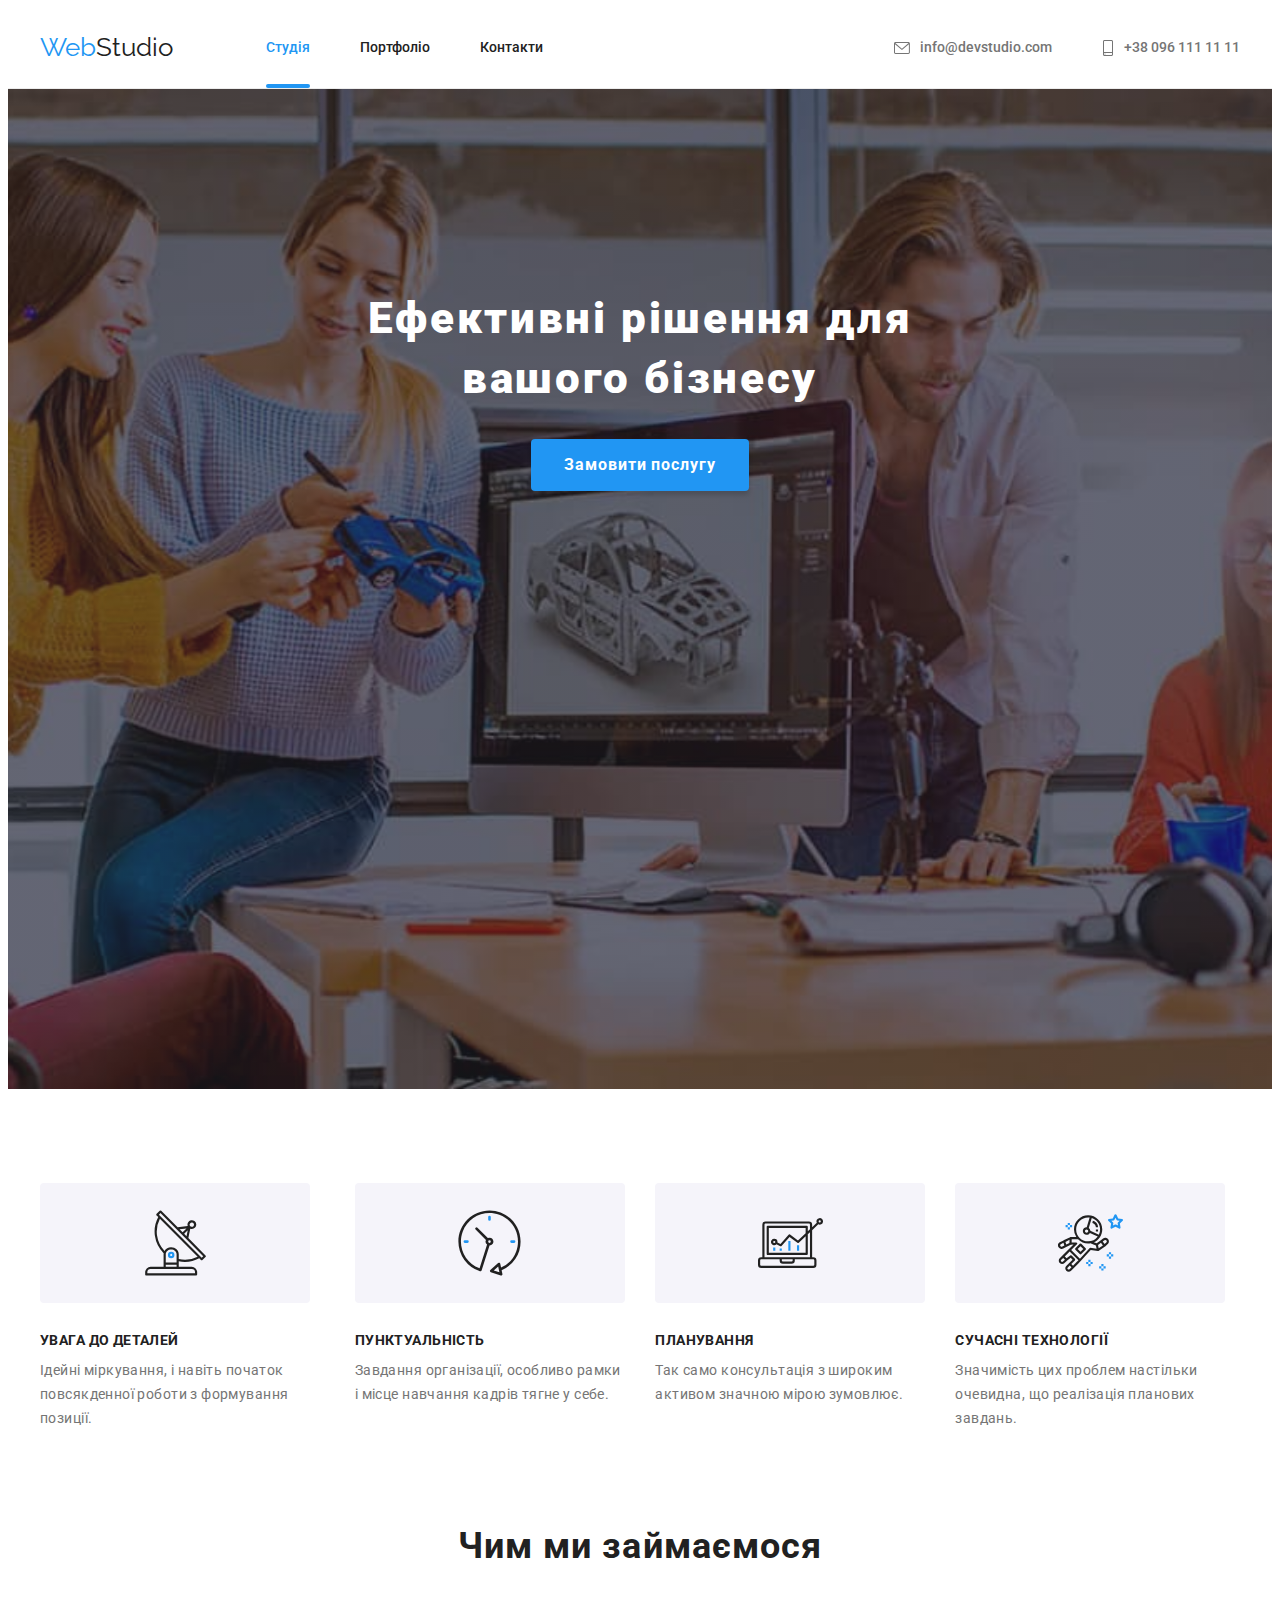
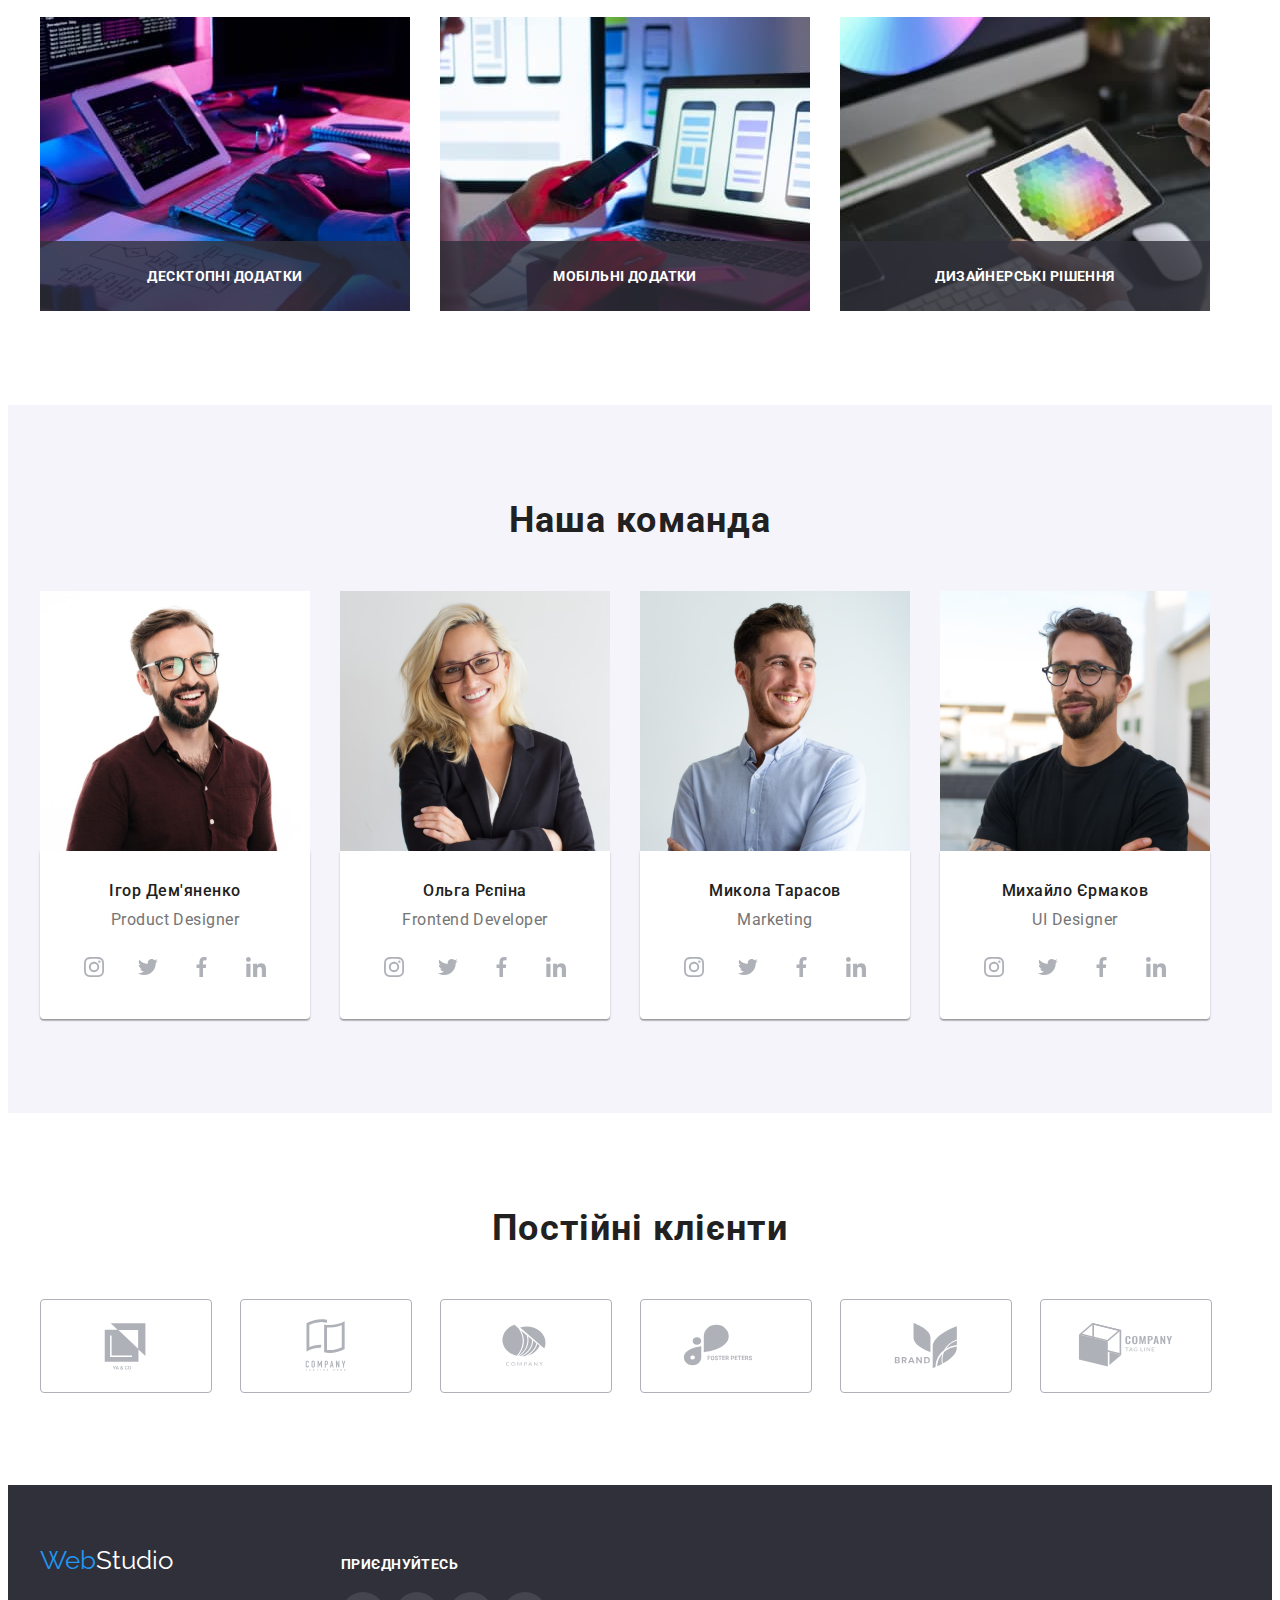
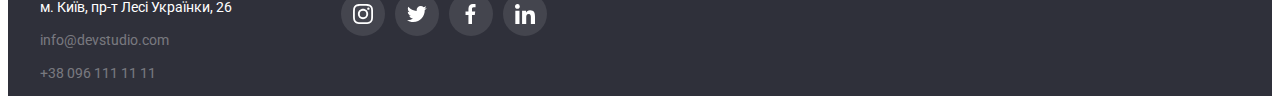
<file: index.html>
<!DOCTYPE html>
<html lang="uk">
  <head>
    <meta charset="UTF-8" />
    <meta http-equiv="X-UA-Compatible" content="IE=edge" />
    <meta name="viewport" content="width=device-width, initial-scale=1.0" />
    <title>WebStudio</title>
    <link
      rel="stylesheet"
      href="https://cdnjs.cloudflare.com/ajax/libs/modern-normalize/1.1.0/modern-normalize.min.css"
      integrity="sha512-wpPYUAdjBVSE4KJnH1VR1HeZfpl1ub8YT/NKx4PuQ5NmX2tKuGu6U/JRp5y+Y8XG2tV+wKQpNHVUX03MfMFn9Q=="
      crossorigin="anonymous"
      referrerpolicy="no-referrer"
    />
    <link rel="stylesheet" href="./css/styles.css" />
    <link rel="preconnect" href="https://fonts.googleapis.com" />
    <link rel="preconnect" href="https://fonts.gstatic.com" crossorigin />
    <link
      href="https://fonts.googleapis.com/css2?family=Raleway:wght@700&family=Roboto:wght@400;500;700;900&display=swap"
      rel="stylesheet"
    />
  </head>
  <body>
    <!-- секція Хедер -->
    <header class="header">
      <div class="container header-container">
        <a href="./index.html" class="logo">
          <span class="logo-web">Web</span>Studio</a
        >
        <nav class="nav-list">
          <ul class="header-nav">
            <li class="header-item">
              <a href="" class="link-nav current">Студія</a>
            </li>
            <li class="header-item">
              <a href="./portfolio.html" class="link-nav">Портфоліо</a>
            </li>
            <li class="header-item">
              <a href="" class="link-nav">Контакти</a>
            </li>
          </ul>
        </nav>

        <ul class="contacts">
          <li class="header-item">
            <a class="link-contact mail" href="mailto:info@devstudio.com">
              <svg width="16" height="12" class="ico">
                <use href="./images/sprite.svg#icon-mail"></use>
              </svg>
              info@devstudio.com</a
            >
          </li>
          <li class="header-item">
            <a class="link-contact" href="tel:+380961111111">
              <svg width="12" height="16" class="ico">
                <use href="./images/sprite.svg#icon-smartphone"></use>
              </svg>
              +38 096 111 11 11</a
            >
          </li>
        </ul>
      </div>
    </header>

    <main class="main">

      <!-- Секція hero -->
      <section class="section-hero overlay">
        <div class="container">
          <h1 class="title-hero">Ефективні рішення для вашого бізнесу</h1>
          <button data-modal-open class="button-hero animate__animated animate__zoomIn" type="button">Замовити послугу</button>
        </div>
      </section>

      <!-- Секція фічі -->
      <section class="section benefits-section">
        <div class="container">
          <h2 class="visually-hidden">Прихована секція ФІЧІ</h2>
          <ul class="benefits-list">
            <li class="benefit-item">
              <div class="benefit-ico">
                <svg width="65" height="70" class="">
                  <use href="./images/sprite.svg#icon-antenna"></use>
                </svg>
              </div>
              <h3 class="benefits">УВАГА ДО ДЕТАЛЕЙ</h3>
              <p class="benefits-text">
                Ідейні міркування, і навіть початок повсякденної роботи з
                формування позиції.
              </p>
            </li>
            <li class="benefit-item">
              <div class="benefit-ico">
                <svg width="65" height="70" class="">
                  <use href="./images/sprite.svg#icon-clock"></use>
                </svg>
              </div>
              <h3 class="benefits">ПУНКТУАЛЬНІСТЬ</h3>
              <p class="benefits-text">
                Завдання організації, особливо рамки і місце навчання кадрів
                тягне у себе.
              </p>
            </li>
            <li class="benefit-item">
              <div class="benefit-ico">
                <svg width="65" height="70" class="">
                  <use href="./images/sprite.svg#icon-diagram"></use>
                </svg>
              </div>
              <h3 class="benefits">ПЛАНУВАННЯ</h3>
              <p class="benefits-text">
                Так само консультація з широким активом значною мірою зумовлює.
              </p>
            </li>
            <li class="benefit-item">
              <div class="benefit-ico">
                <svg width="65" height="70" class="">
                  <use href="./images/sprite.svg#icon-astronaut"></use>
                </svg>
              </div>
              <h3 class="benefits">СУЧАСНІ ТЕХНОЛОГІЇ</h3>
              <p class="benefits-text">
                Значимість цих проблем настільки очевидна, що реалізація
                планових завдань.
              </p>
            </li>
          </ul>
        </div>
      </section>

      <!-- Секція фото  -->
      <section class="section section-about">
        <div class="container">
          <h2 class="section-title">Чим ми займаємося</h2>
          <ul class="services-list">
            <li class="about">
              <img
                src="./images/img1.jpeg"
                alt="набір на клавіатурі за планшетом"
                width="370"
              />
              <p class="text-about">ДЕСКТОПНІ ДОДАТКИ</p>
            </li>
            <li class="about">
              <img
                src="./images/img2.jpeg"
                alt="смартфон в руках та розробка мобільних версій"
                width="370"
              />
              <p class="text-about">МОБІЛЬНІ ДОДАТКИ</p>
            </li>
            <li class="about">
              <img
                src="./images/img3.jpeg"
                alt="кольорова гамма в планшеті"
                width="370"
              />
              <p class="text-about">ДИЗАЙНЕРСЬКІ РІШЕННЯ</p>
            </li>
          </ul>
        </div>
      </section>

      <!-- Секція членів команди -->
      <section class="section team-list">
        <div class="container">
          <h2 class="section-title">Наша команда</h2>
          <ul class="team">
            <li class="team-item">
              <img src="./images/igor.jpeg" alt="фото Ігоря" width="270" />
              <div class="team-pic">
                <h3 class="team-name">Ігор Дем'яненко</h3>
                <p class="team-position" lang="en">Product Designer</p>
                <ul class="social">
                  <li class="social-item">
                    <a
                      class="social-link"
                      href="#"
                      target="_blank"
                      rel="noopener noreferrer nofollow"
                    >
                      <svg class="icon-social" width="20" height="20">
                        <use href="./images/sprite.svg#icon-insta"></use>
                      </svg>
                    </a>
                  </li>

                  <li class="social-item">
                    <a
                      class="social-link"
                      href="#"
                      target="_blank"
                      rel="noopener noreferrer nofollow"
                    >
                      <svg class="icon-social" width="20" height="20">
                        <use href="./images/sprite.svg#icon-twitter"></use>
                      </svg>
                    </a>
                  </li>

                  <li class="social-item">
                    <a
                      class="social-link"
                      href="#"
                      target="_blank"
                      rel="noopener noreferrer nofollow"
                    >
                      <svg class="icon-social" width="20" height="20">
                        <use href="./images/sprite.svg#icon-facebook"></use>
                      </svg>
                    </a>
                  </li>

                  <li class="social-item">
                    <a
                      class="social-link"
                      href="#"
                      target="_blank"
                      rel="noopener noreferrer nofollow"
                    >
                      <svg class="icon-social" width="20" height="20">
                        <use href="./images/sprite.svg#icon-linkedin"></use>
                      </svg>
                    </a>
                  </li>
                </ul>
              </div>
            </li>
            <li class="team-item">
              <img src="./images/olga.jpeg" alt="фото Ольги" width="270" />
              <div class="team-pic">
                <h3 class="team-name">Ольга Рєпіна</h3>
                <p class="team-position" lang="en">Frontend Developer</p>
                <ul class="social">
                  <li class="social-item">
                    <a
                      class="social-link"
                      href="#"
                      target="_blank"
                      rel="noopener noreferrer nofollow"
                    >
                      <svg class="icon-social" width="20" height="20">
                        <use href="./images/sprite.svg#icon-insta"></use>
                      </svg>
                    </a>
                  </li>

                  <li class="social-item">
                    <a
                      class="social-link"
                      href="#"
                      target="_blank"
                      rel="noopener noreferrer nofollow"
                    >
                      <svg class="icon-social" width="20" height="20">
                        <use href="./images/sprite.svg#icon-twitter"></use>
                      </svg>
                    </a>
                  </li>

                  <li class="social-item">
                    <a
                      class="social-link"
                      href="#"
                      target="_blank"
                      rel="noopener noreferrer nofollow"
                    >
                      <svg class="icon-social" width="20" height="20">
                        <use href="./images/sprite.svg#icon-facebook"></use>
                      </svg>
                    </a>
                  </li>

                  <li class="social-item">
                    <a
                      class="social-link"
                      href="#"
                      target="_blank"
                      rel="noopener noreferrer nofollow"
                    >
                      <svg class="icon-social" width="20" height="20">
                        <use href="./images/sprite.svg#icon-linkedin"></use>
                      </svg>
                    </a>
                  </li>
                </ul>
              </div>
            </li>
            <li class="team-item">
              <img src="./images/mykola.jpeg" alt="фото Миколи" width="270" />
              <div class="team-pic">
                <h3 class="team-name">Микола Тарасов</h3>
                <p class="team-position" lang="en">Marketing</p>
                <ul class="social">
                  <li class="social-item">
                    <a
                      class="social-link"
                      href="#"
                      target="_blank"
                      rel="noopener noreferrer nofollow"
                    >
                      <svg class="icon-social" width="20" height="20">
                        <use href="./images/sprite.svg#icon-insta"></use>
                      </svg>
                    </a>
                  </li>

                  <li class="social-item">
                    <a
                      class="social-link"
                      href="#"
                      target="_blank"
                      rel="noopener noreferrer nofollow"
                    >
                      <svg class="icon-social" width="20" height="20">
                        <use href="./images/sprite.svg#icon-twitter"></use>
                      </svg>
                    </a>
                  </li>

                  <li class="social-item">
                    <a
                      class="social-link"
                      href="#"
                      target="_blank"
                      rel="noopener noreferrer nofollow"
                    >
                      <svg class="icon-social" width="20" height="20">
                        <use href="./images/sprite.svg#icon-facebook"></use>
                      </svg>
                    </a>
                  </li>

                  <li class="social-item">
                    <a
                      class="social-link"
                      href="#"
                      target="_blank"
                      rel="noopener noreferrer nofollow"
                    >
                      <svg class="icon-social" width="20" height="20">
                        <use href="./images/sprite.svg#icon-linkedin"></use>
                      </svg>
                    </a>
                  </li>
                </ul>
              </div>
            </li>
            <li class="team-item">
              <img src="./images/myhajlo.jpeg" alt="фото Михайла" width="270" />
              <div class="team-pic">
                <h3 class="team-name">Михайло Єрмаков</h3>
                <p class="team-position" lang="en">UI Designer</p>
                <ul class="social">
                  <li class="social-item">
                    <a
                      class="social-link"
                      href="#"
                      target="_blank"
                      rel="noopener noreferrer nofollow"
                    >
                      <svg class="icon-social" width="20" height="20">
                        <use href="./images/sprite.svg#icon-insta"></use>
                      </svg>
                    </a>
                  </li>

                  <li class="social-item">
                    <a
                      class="social-link"
                      href="#"
                      target="_blank"
                      rel="noopener noreferrer nofollow"
                    >
                      <svg class="icon-social" width="20" height="20">
                        <use href="./images/sprite.svg#icon-twitter"></use>
                      </svg>
                    </a>
                  </li>

                  <li class="social-item">
                    <a
                      class="social-link"
                      href="#"
                      target="_blank"
                      rel="noopener noreferrer nofollow"
                    >
                      <svg class="icon-social" width="20" height="20">
                        <use href="./images/sprite.svg#icon-facebook"></use>
                      </svg>
                    </a>
                  </li>

                  <li class="social-item">
                    <a
                      class="social-link"
                      href="#"
                      target="_blank"
                      rel="noopener noreferrer nofollow"
                    >
                      <svg class="icon-social" width="20" height="20">
                        <use href="./images/sprite.svg#icon-linkedin"></use>
                      </svg>
                    </a>
                  </li>
                </ul>
              </div>
            </li>
          </ul>
        </div>
      </section>

      <!-- Секція Постійні клієнти -->
      <section class="section client-list">
        <div class="container">
          <h2 class="section-title">Постійні клієнти</h2>
          <ul class="clients">
            <li class="client-item">
              <a
                class="client-link"
                href="#"
                target="_blank"
                rel="noopener noreferrer nofollow"
              >
                <svg class="icon" width="106" height="60">
                  <use href="./images/sprite.svg#icon-Logo1"></use>
                </svg>
              </a>
            </li>

            <li class="client-item">
              <a
                class="client-link"
                href="#"
                target="_blank"
                rel="noopener noreferrer nofollow"
              >
                <svg class="icon" width="106" height="60">
                  <use href="./images/sprite.svg#icon-Logo2"></use>
                </svg>
              </a>
            </li>

            <li class="client-item">
              <a
                class="client-link"
                href="#"
                target="_blank"
                rel="noopener noreferrer nofollow"
              >
                <svg class="icon" width="106" height="60">
                  <use href="./images/sprite.svg#icon-Logo3"></use>
                </svg>
              </a>
            </li>

            <li class="client-item">
              <a
                class="client-link"
                href="#"
                target="_blank"
                rel="noopener noreferrer nofollow"
              >
                <svg class="icon" width="106" height="60">
                  <use href="./images/sprite.svg#icon-Logo4"></use>
                </svg>
              </a>
            </li>

            <li class="client-item">
              <a
                class="client-link"
                href="#"
                target="_blank"
                rel="noopener noreferrer nofollow"
              >
                <svg class="icon" width="106" height="60">
                  <use href="./images/sprite.svg#icon-Logo5"></use>
                </svg>
              </a>
            </li>

            <li class="client-item">
              <a
                class="client-link"
                href="#"
                target="_blank"
                rel="noopener noreferrer nofollow"
              >
                <svg class="icon" width="106" height="60">
                  <use href="./images/sprite.svg#icon-Logo6"></use>
                </svg>
              </a>
            </li>
          </ul>
        </div>
      </section>
    </main>

    <!-- Футер -->
    <footer class="footer">
      <div class="container">
        <div class="footer-position">
          <div class="footer-main">
            <a href="./index.html" class="logo-footer">
              <span class="logo-web">Web</span>Studio</a
            >
            <address>
              <ul class="footer-list">
                <li>
                  <a
                    class="address-footer map"
                    href="https://goo.gl/maps/TjLMkLWJnbs5kSYVA"
                    >м. Київ, пр-т Лесі Українки, 26</a
                  >
                </li>
                <li>
                  <a
                    class="link-footer mail-footer"
                    href="mailto:info@devstudio.com"
                    >info@devstudio.com</a
                  >
                </li>
                <li>
                  <a class="link-footer" href="tel:+380961111111"
                    >+38 096 111 11 11</a
                  >
                </li>
              </ul>
            </address>
          </div>
          <div class="footer-add">
            <strong class="add">ПРИЄДНУЙТЕСЬ</strong>
            <ul class="social-footer">
              <li class="social-item-footer">
                <a
                  class="social-link-footer"
                  href="#"
                  target="_blank"
                  rel="noopener noreferrer nofollow"
                >
                  <svg class="icon-social" width="20" height="20">
                    <use href="./images/sprite.svg#icon-insta"></use>
                  </svg>
                </a>
              </li>

              <li class="social-item-footer">
                <a
                  class="social-link-footer"
                  href="#"
                  target="_blank"
                  rel="noopener noreferrer nofollow"
                >
                  <svg class="icon-social" width="20" height="20">
                    <use href="./images/sprite.svg#icon-twitter"></use>
                  </svg>
                </a>
              </li>

              <li class="social-item-footer">
                <a
                  class="social-link-footer"
                  href="#"
                  target="_blank"
                  rel="noopener noreferrer nofollow"
                >
                  <svg class="icon-social" width="20" height="20">
                    <use href="./images/sprite.svg#icon-facebook"></use>
                  </svg>
                </a>
              </li>

              <li class="social-item-footer">
                <a
                  class="social-link-footer"
                  href="#"
                  target="_blank"
                  rel="noopener noreferrer nofollow"
                >
                  <svg class="icon-social" width="20" height="20">
                    <use href="./images/sprite.svg#icon-linkedin"></use>
                  </svg>
                </a>
              </li>
            </ul>
          </div>
        </div>
      </div>
    </footer>

    <!--модальне вікно-->
    <div data-modal class="backdrop is-hidden">
      <div class="modal">
        <button data-modal-close aria-label="закрити" class="exit" type="button">
          <svg width="18" height="18" class="">
            <use href="./images/sprite.svg#icon-exit"></use>
          </svg>
        </button>
      </div>
    </div>

    <script src="./js/modal.js"></script>
  </body>
</html>
</file>
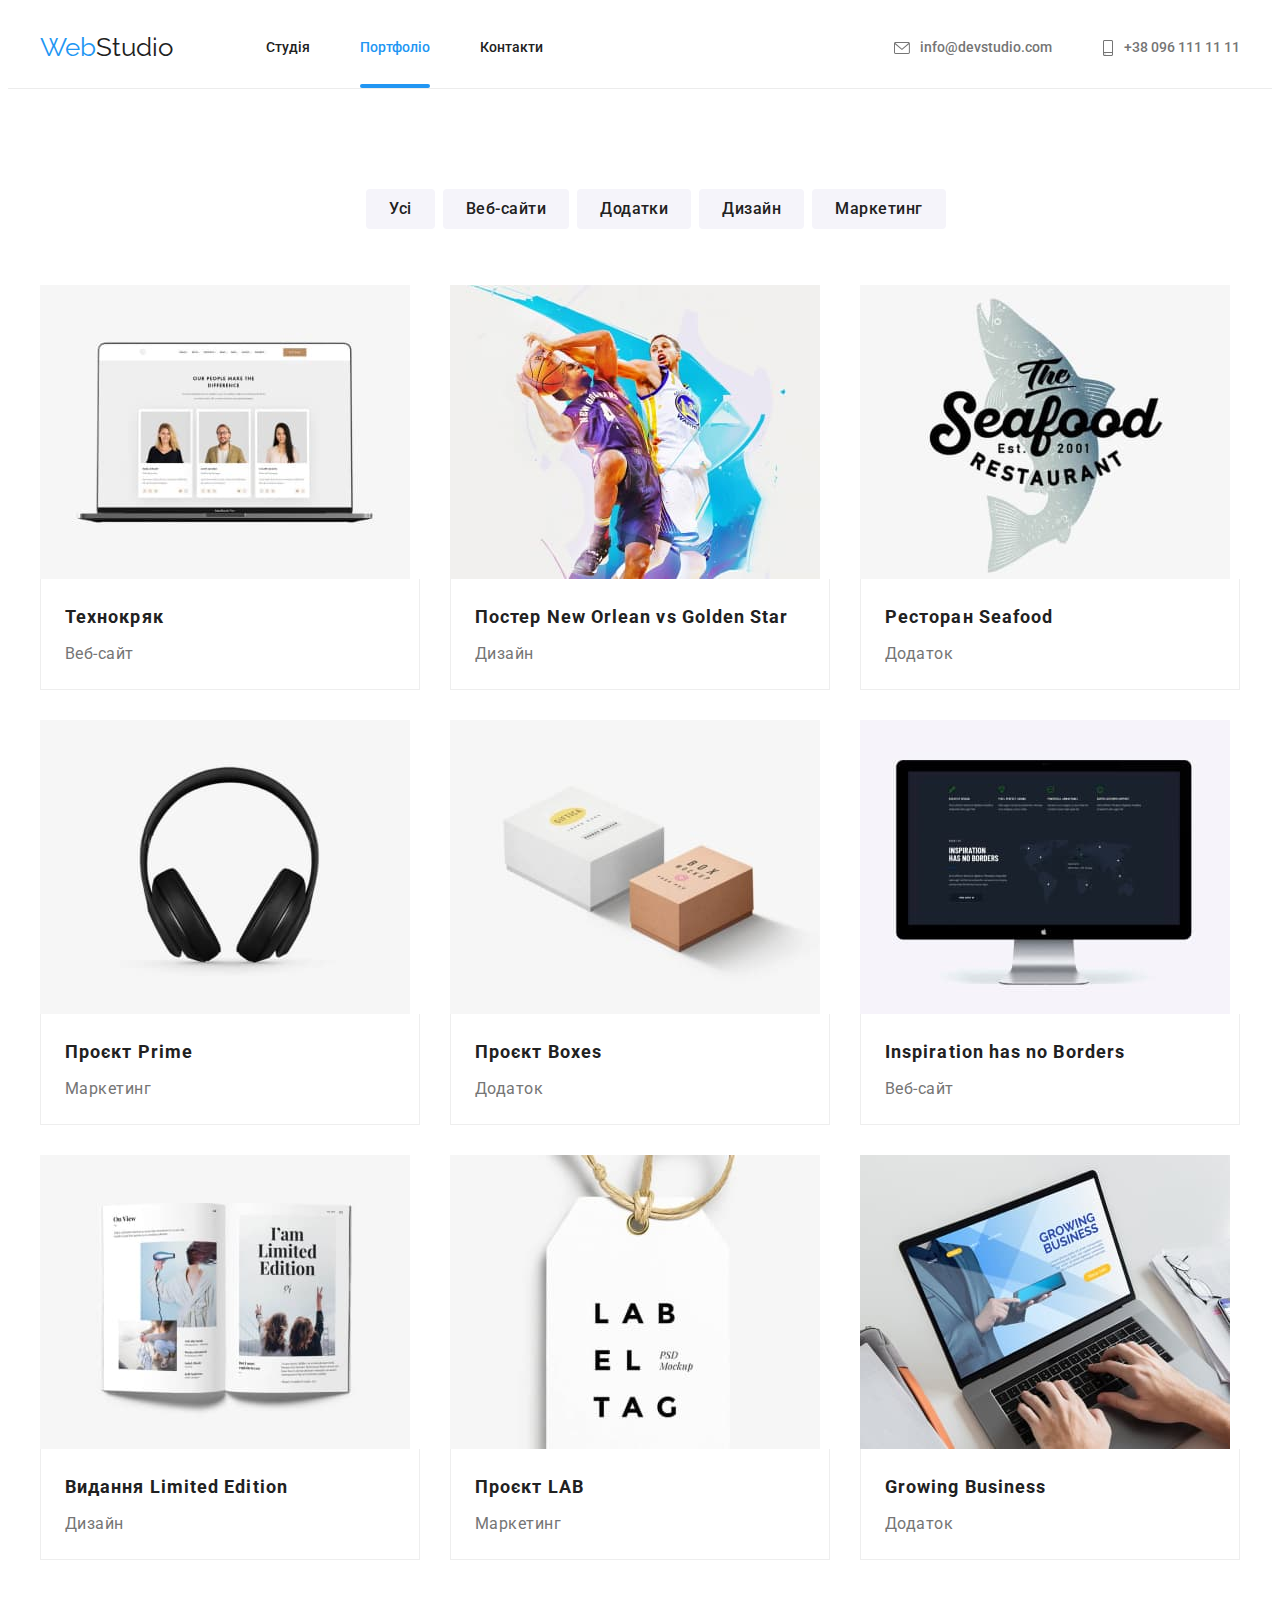
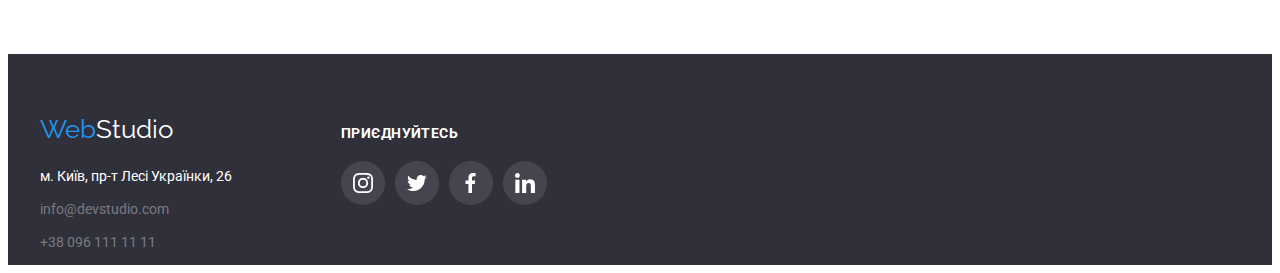
<file: portfolio.html>
<!DOCTYPE html>
<html lang="uk">
  <head>
    <meta charset="UTF-8" />
    <meta http-equiv="X-UA-Compatible" content="IE=edge" />
    <meta name="viewport" content="width=device-width, initial-scale=1.0" />
    <title>WebStudio</title>
    <link
      rel="stylesheet"
      href="https://cdnjs.cloudflare.com/ajax/libs/modern-normalize/1.1.0/modern-normalize.min.css"
      integrity="sha512-wpPYUAdjBVSE4KJnH1VR1HeZfpl1ub8YT/NKx4PuQ5NmX2tKuGu6U/JRp5y+Y8XG2tV+wKQpNHVUX03MfMFn9Q=="
      crossorigin="anonymous"
      referrerpolicy="no-referrer"
    />
    <link rel="stylesheet" href="./css/styles.css" />
    <link rel="preconnect" href="https://fonts.googleapis.com" />
    <link rel="preconnect" href="https://fonts.gstatic.com" crossorigin />
    <link
      href="https://fonts.googleapis.com/css2?family=Raleway:wght@700&family=Roboto:wght@400;500;700;900&display=swap"
      rel="stylesheet"
    />
  </head>
  <body>
    <!-- секція Хедер -->
    <header class="header">
      <div class="container header-container">
        <a href="./index.html" class="logo">
          <span class="logo-web">Web</span>Studio</a
        >
        <nav class="nav-list">
          <ul class="header-nav">
            <li class="header-item">
              <a href="./index.html" class="link-nav">Студія</a>
            </li>
            <li class="header-item">
              <a href="./portfolio.html" class="link-nav current">Портфоліо</a>
            </li>
            <li class="header-item">
              <a href="" class="link-nav">Контакти</a>
            </li>
          </ul>
        </nav>

        <ul class="contacts">
          <li class="header-item">
            <a class="link-contact mail" href="mailto:info@devstudio.com">
              <svg width="16" height="12" class="ico">
                <use href="./images/sprite.svg#icon-mail"></use>
              </svg>
              info@devstudio.com</a
            >
          </li>
          <li class="header-item">
            <a class="link-contact" href="tel:+380961111111">
              <svg width="12" height="16" class="ico">
                <use href="./images/sprite.svg#icon-smartphone"></use>
              </svg>
              +38 096 111 11 11</a
            >
          </li>
        </ul>
      </div>
    </header>

    <main>
      <section class="portfolio-section">
        <!-- Прихований заголовок h1 -->
        <div class="container">
          <h1 class="visually-hidden">Навігація Портфоліо</h1>
          <ul class="portfolio-list">
            <li class="portfolio-item">
              <button type="button" class="button-portfolio">Усі</button>
            </li>
            <li class="portfolio-item">
              <button type="button" class="button-portfolio">Веб-сайти</button>
            </li>
            <li class="portfolio-item">
              <button type="button" class="button-portfolio">Додатки</button>
            </li>
            <li class="portfolio-item">
              <button type="button" class="button-portfolio">Дизайн</button>
            </li>
            <li class="portfolio-item">
              <button type="button" class="button-portfolio">Маркетинг</button>
            </li>
          </ul>

          <ul class="project">
            <li class="dropdown">
              <a class="link-title-portfolio" href="">
                <div class="aside">
                  <img src="./images/tehno.jpeg" alt="вигляд сайту" width="370" >
                <p class="desc">Ресурс пропонує комплексні пропозиції з різним рівнем функціоналу та сервісів. Все це дозволить відвідувачу отримати вичерпні відомості про компанію чи приватну особу.</p>
                </div>
                <div class="border-portfolio">
                  <h2 class="title-portfolio">Технокряк</h2>
                  <p class="description-portfolio">Веб-сайт</p>
                </div>
              </a>
            </li>
            <li class="dropdown">
              <a class="link-title-portfolio" href="">
                <div class="aside">
<img src="./images/poster.jpeg" alt="гра баскетбол" width="370" >
                <p class="desc">Ресурс пропонує комплексні пропозиції з різним рівнем функціоналу та сервісів. Все це дозволить відвідувачу отримати вичерпні відомості про компанію чи приватну особу.</p>
                </div>
                
                <div class="border-portfolio">
                  <h2 class="title-portfolio">
                    Постер New Orlean vs Golden Star
                  </h2>
                  <p class="description-portfolio">Дизайн</p>
                </div>
              </a>
            </li>
            <li class="dropdown">
              <a class="link-title-portfolio" href="">
                <div class="aside">
<img src="./images/seafood.jpeg" alt="логотип риби" width="370" >
                <p class="desc">Ресурс пропонує комплексні пропозиції з різним рівнем функціоналу та сервісів. Все це дозволить відвідувачу отримати вичерпні відомості про компанію чи приватну особу.</p>
                </div>
                
                <div class="border-portfolio">
                  <h2 class="title-portfolio">Ресторан Seafood</h2>
                  <p class="description-portfolio">Додаток</p>
                </div>
              </a>
            </li>
            <li class="dropdown">
              <a class="link-title-portfolio" href="">
                <div class="aside">
     <img src="./images/prime.jpeg" alt="навушники" width="370" >
                <p class="desc">Ресурс пропонує комплексні пропозиції з різним рівнем функціоналу та сервісів. Все це дозволить відвідувачу отримати вичерпні відомості про компанію чи приватну особу.</p>
                </div>
           
                <div class="border-portfolio">
                  <h2 class="title-portfolio">Проєкт Prime</h2>
                  <p class="description-portfolio">Маркетинг</p>
                </div>
              </a>
            </li>
            <li class="dropdown">
              <a class="link-title-portfolio" href="">
                <div class="aside">
   <img src="./images/boxes.jpeg" alt="дві коробки" width="370" >
                <p class="desc">Ресурс пропонує комплексні пропозиції з різним рівнем функціоналу та сервісів. Все це дозволить відвідувачу отримати вичерпні відомості про компанію чи приватну особу.</p>
                </div>
             
                <div class="border-portfolio">
                  <h2 class="title-portfolio">Проєкт Boxes</h2>
                  <p class="description-portfolio">Додаток</p>
                </div>
              </a>
            </li>
            <li class="dropdown">
              <a class="link-title-portfolio" href="">
                <div class="aside">
      <img src="./images/inspiration.jpeg" alt="компʼютер Аймак" width="370" >
                <p class="desc">Ресурс пропонує комплексні пропозиції з різним рівнем функціоналу та сервісів. Все це дозволить відвідувачу отримати вичерпні відомості про компанію чи приватну особу.</p>
                </div>
          
                
                <div class="border-portfolio">
                  <h2 class="title-portfolio">Inspiration has no Borders</h2>
                  <p class="description-portfolio">Веб-сайт</p>
                </div>
              </a>
            </li>
            <li class="dropdown">
              <a class="link-title-portfolio" href="">
                <div class="aside">
   <img src="./images/limited.jpeg" alt="відкрита книжка" width="370" >
                <p class="desc">Ресурс пропонує комплексні пропозиції з різним рівнем функціоналу та сервісів. Все це дозволить відвідувачу отримати вичерпні відомості про компанію чи приватну особу.</p>
                </div>
             
                <div class="border-portfolio">
                  <h2 class="title-portfolio">Видання Limited Edition</h2>
                  <p class="description-portfolio">Дизайн</p>
                </div>
              </a>
            </li>
            <li class="dropdown">
              <a class="link-title-portfolio" href="">
                <div class="aside">
 <img src="./images/lab.jpeg" alt="бірка з написом" width="370" >
                <p class="desc">Ресурс пропонує комплексні пропозиції з різним рівнем функціоналу та сервісів. Все це дозволить відвідувачу отримати вичерпні відомості про компанію чи приватну особу.</p>
                </div>
               
                <div class="border-portfolio">
                  <h2 class="title-portfolio">Проєкт LAB</h2>
                  <p class="description-portfolio">Маркетинг</p>
                </div>
              </a>
            </li>
            <li class="dropdown">
              <a class="link-title-portfolio" href="">
                <div class="aside">
     <img src="./images/growing.jpeg" alt="ноутбук" width="370" >
                <p class="desc">Ресурс пропонує комплексні пропозиції з різним рівнем функціоналу та сервісів. Все це дозволить відвідувачу отримати вичерпні відомості про компанію чи приватну особу.</p>
                </div>
           
                <div class="border-portfolio">
                  <h2 class="title-portfolio">Growing Business</h2>
                  <p class="description-portfolio">Додаток</p>
                </div>
              </a>
            </li>
          </ul>
        </div>
      </section>
    </main>

    <!-- Футер -->
    <footer class="footer">
      <div class="container">
        <div class="footer-position">
          <div class="footer-main">
            <a href="./index.html" class="logo-footer">
              <span class="logo-web">Web</span>Studio</a
            >
            <address>
              <ul class="footer-list">
                <li>
                  <a
                    class="address-footer map"
                    href="https://goo.gl/maps/TjLMkLWJnbs5kSYVA"
                    >м. Київ, пр-т Лесі Українки, 26</a
                  >
                </li>
                <li>
                  <a
                    class="link-footer mail-footer"
                    href="mailto:info@devstudio.com"
                    >info@devstudio.com</a
                  >
                </li>
                <li>
                  <a class="link-footer" href="tel:+380961111111"
                    >+38 096 111 11 11</a
                  >
                </li>
              </ul>
            </address>
          </div>
          <div class="footer-add">
            <strong class="add">ПРИЄДНУЙТЕСЬ</strong>
            <ul class="social-footer">
              <li class="social-item-footer">
                <a
                  class="social-link-footer"
                  href="#"
                  target="_blank"
                  rel="noopener noreferrer nofollow"
                >
                  <svg class="icon-social" width="20" height="20">
                    <use href="./images/sprite.svg#icon-insta"></use>
                  </svg>
                </a>
              </li>

              <li class="social-item-footer">
                <a
                  class="social-link-footer"
                  href="#"
                  target="_blank"
                  rel="noopener noreferrer nofollow"
                >
                  <svg class="icon-social" width="20" height="20">
                    <use href="./images/sprite.svg#icon-twitter"></use>
                  </svg>
                </a>
              </li>

              <li class="social-item-footer">
                <a
                  class="social-link-footer"
                  href="#"
                  target="_blank"
                  rel="noopener noreferrer nofollow"
                >
                  <svg class="icon-social" width="20" height="20">
                    <use href="./images/sprite.svg#icon-facebook"></use>
                  </svg>
                </a>
              </li>

              <li class="social-item-footer">
                <a
                  class="social-link-footer"
                  href="#"
                  target="_blank"
                  rel="noopener noreferrer nofollow"
                >
                  <svg class="icon-social" width="20" height="20">
                    <use href="./images/sprite.svg#icon-linkedin"></use>
                  </svg>
                </a>
              </li>
            </ul>
          </div>
        </div>
      </div>
    </footer>
  </body>
</html>
</file>
<file: css/styles.css>
:root {
  --prymary-text-color: #212121;
  --title-text-color: #757575;
  --accent-text-color: #2196f3;
  --hero-text-color: #ffffff;
  --secondary-background-color: #f5f4fa;
  --icon-color: #afb1b8;
  --anim-slow: 250ms cubic-bezier(0.4, 0, 0.2, 1);
}

body {
  font-family: "Roboto", sans-serif;
  color: var(--prymary-text-color);
}

.container {
  width: 1200px;
  padding-left: 15px;
  padding-right: 15px;
  margin-left: auto;
  margin-right: auto;
}

h1,
h2,
h3,
p,
ul {
  margin: 0;
}

img {
  display: block;
  max-width: 100%;
  height: auto;
}

button {
  font-family: inherit;
}

/* Хедер */
.header {
  border-bottom: 1px solid #ececec;
}

.logo {
  color: var(--prymary-text-color);
  font-family: "Raleway", sans-serif;
  font-size: 26px;
  line-height: 1.19;
  text-decoration: none;
  display: block;
  margin-right: 0;
  padding-top: 24px;
  padding-bottom: 25px;
}

.logo-web {
  color: var(--accent-text-color);
  display: inline-block;
}

.header-container {
  display: flex;
  align-items: center;
}

.link-nav {
  color: var(--prymary-text-color);
  font-weight: 500;
  font-size: 14px;
  line-height: 1.14;
  text-decoration: none;
  display: block;
  padding-top: 32px;
  padding-bottom: 32px;

  transition: color var(--anim-slow);
}

.link-nav:hover,
.link-nav:focus {
  color: var(--accent-text-color);
}

.nav-list .link-nav.current {
  color: var(--accent-text-color);
}

.link-nav.current {
color: var(--accent-text-color);
    display: block;
    position: relative;
}

.link-nav.current::after {
  content: '';

    display: inline-block;
    bottom: 0;
    left: 0;

    width: 100%;
    height: 4px;

    background-color: var(--accent-text-color);
    border-radius: 2px;
    position: absolute;
}

.header-nav {
  display: flex;
  align-items: center;
  padding-left: 93px;
}

.header-item:not(:last-child) {
  margin-right: 50px;
}

.contacts {
  display: flex;
  margin-left: auto;
}
.link-contact {
  font-weight: 500;
  font-size: 14px;
  line-height: 1.14;
  text-decoration: none;
  display: flex;
  align-items: center;
  justify-content: center;

  transition: color var(--anim-slow);
}

.contacts .link-contact {
  color: var(--title-text-color);
  padding: 32px 0px;
}

.link-contact:hover,
.link-contact:focus {
  color: var(--accent-text-color);
}

.ico {
  margin-right: 10px;
  object-position: center;
  fill: currentColor;

  transition: fill var(--anim-slow);
}

.ico :hover,
.ico :focus {
  fill: var(--accent-text-color);
}

li {
  list-style: none;
}
.visually-hidden {
  position: absolute;
  width: 1px;
  height: 1px;
  margin: -1px;
  border: 0;
  padding: 0;
  white-space: nowrap;
  clip-path: inset(100%);
  clip: rect(0 0 0 0);
  overflow: hidden;
}

/* hero */
.title-hero {
  color: var(--hero-text-color);
  max-width: 650px;
  margin-bottom: 30px;
  margin-left: auto;
  margin-right: auto;
  padding: 0px;
  font-size: 44px;
  font-weight: 900;
  line-height: 1.36;
  letter-spacing: 0.06em;
}

.section-hero {
  background-color: #2f303a;
  text-align: center;
  padding-top: 200px;
  padding-bottom: 200px;
}
.overlay {
  max-width: 1600px;
  height: 600px;
  margin-left: auto;
  margin-right: auto;
  background-image: linear-gradient(
      to right,
      rgba(47, 48, 58, 0.4),
      rgba(47, 48, 58, 0.4)
    ),
    url(../images/Img-hero.jpeg), url(../images/Bg-hero.jpeg);
  background-repeat: no-repeat;
  background-position: center;
  background-size: cover;
}

.button-hero {
  color: var(--hero-text-color);
  background-color: var(--accent-text-color);
  font-family: inherit;
  font-weight: 700;
  font-size: 16px;
  line-height: 1.88;
  cursor: pointer;
  box-shadow: 0px 4px 4px rgba(0, 0, 0, 0.15);
  border-radius: 4px;
  border: 1px solid transparent;
  padding: 10px 32px;
  display: inline-block;
  align-items: center;
  letter-spacing: 0.06em;

  transition: background-color var(--anim-slow);
}

.button-hero:hover,
.button-hero:focus {
  background-color: #188ce8;
}

/* фічі (benefits) */
.benefits-section {
  padding-top: 94px;
  padding-bottom: 94px;
}

.benefits-list {
  display: flex;
  padding-left: 0;
}

.benefit-item:not(:last-child) {
  margin-right: 30px;
}

.benefit-ico {
  display: flex;
  align-items: center;
  justify-content: center;
  width: 270px;
  height: 120px;
  background: var(--secondary-background-color);
  border-radius: 4px;
  margin-bottom: 30px;
}

.benefits {
  color: var(--prymary-text-color);
  font-size: 14px;
  line-height: 1.14;
  margin-bottom: 10px;
  letter-spacing: 0.03em;
  text-transform: uppercase;
}

.benefits-text {
  color: var(--title-text-color);
  font-size: 14px;
  line-height: 1.71;
  letter-spacing: 0.03em;
}

/* фото */
.section-about {
  padding-bottom: 94px;
}

.section-title {
  color: var(--prymary-text-color);
  font-size: 36px;
  line-height: 1.17;
  margin-bottom: 50px;
  text-align: center;
  letter-spacing: 0.03em;
}

.services-list {
  display: flex;
  margin-top: 50px;
  padding-left: 0;
}

.about:not(:last-child) {
  margin-right: 30px;
}

.about {
    position: relative;
    width: 370px;
    height: 294px;
    margin-bottom: 0;
}

.text-about {
    position: absolute;
    display: flex;
    justify-content: center;
    align-items:center;
    width: 100%;
    bottom: 0;
    left: 0;
    height: 70px;
    font-family: var(--main-font);
    font-style: normal;
    font-weight: 700;
    font-size: 14px;
    line-height: 0.16;
    text-align: center;
    letter-spacing: 0.03em;
    text-transform: uppercase;
    color: var(--hero-text-color);
    background: rgba(47, 48, 58, 0.8);
}

/* члени команди */
.section.team-list {
  padding: 94px 0;
  background-color: #f5f4fa;
}

.team {
  display: flex;
  flex-wrap: wrap;
  padding-left: 0;
}

.team-pic {
  box-shadow: 0px 1px 3px rgba(0, 0, 0, 0.12), 0px 1px 1px rgba(0, 0, 0, 0.14),
    0px 2px 1px rgba(0, 0, 0, 0.2);
  border-radius: 0px 0px 4px 4px;
  background-color: var(--hero-text-color);
  padding-top: 30px;
  padding-bottom: 30px;
}
.team-item:not(:last-child) {
  margin-right: 30px;
}

.team-name {
  color: var(--prymary-text-color);
  font-weight: 500;
  font-size: 16px;
  line-height: 1.19;
  margin-bottom: 10px;
  text-align: center;
  letter-spacing: 0.03em;
}

.team-position {
  color: var(--title-text-color);
  font-size: 16px;
  line-height: 1.19;
  text-align: center;
  letter-spacing: 0.03em;
}

.social {
  display: flex;
  justify-content: space-between;
  padding-left: 0px;
  margin-left: 32px;
  margin-right: 32px;
  margin-top: 16px;
}

.social-item {
  width: 44px;
  height: 44px;
}

.social-link {
  display: flex;
  justify-content: center;
  align-items: center;
  width: 100%;
  height: 100%;
  border-radius: 50%;
  fill: var(--icon-color);

  transition: background-color var(--anim-slow);
  transition: fill var(--anim-slow);
}
.social-link:hover,
.social-link:focus {
  background-color: var(--accent-text-color);
  fill: var(--hero-text-color);
}

/* Постійні клієнти */
.client-list {
  padding-top: 94px;
  padding-bottom: 94px;
}
.clients {
  display: flex;
  flex-wrap: wrap;
  padding-left: 0;
}
.client-item {
  width: 170px;
  height: 92px;
}

.client-item:not(:last-child) {
  margin-right: 30px;
}
.client-link {
  display: flex;
  align-items: center;
  justify-content: center;
  width: 100%;
  height: 100%;
  cursor: pointer;
  color: var(--icon-color);
  border: 1px solid var(--icon-color);
  border-radius: 4px;

  transition: color var(--anim-slow);
}

.client-link:hover,
.client-link:focus {
  border: 1px solid var(--accent-text-color);
  border-radius: 4px;
  color: var(--accent-text-color);
}

.icon {
  padding: 0px;
  fill: currentColor;
}


/* Footer */
.footer {
  background-color: #2f303a;
  padding-top: 60px;
  padding-bottom: 60px;
}
.footer-list {
  padding-left: 0;
}

.logo-footer {
  color: var(--hero-text-color);
  font-family: Raleway;
  font-size: 26px;
  line-height: 1.19;
  text-decoration: none;
  display: block;
  margin-bottom: 20px;
}

.address-footer {
  color: var(--hero-text-color);
  font-size: 14px;
  line-height: 1.71;
  font-style: normal;
  text-decoration: none;

  transition: color var(--anim-slow);
}
.link-footer {
  color: rgba(255, 255, 255, 0.6);
  font-size: 14px;
  line-height: 1.71;
  opacity: 0.6;
  font-style: normal;
  text-decoration: none;

  transition: color var(--anim-slow);
}
.address-footer:hover,
.address-footer:focus {
  color: var(--accent-text-color);
}
.link-footer:hover,
.link-footer:focus {
  color: var(--accent-text-color);
}

.map {
  display: block;
  margin-bottom: 9px;
}

.mail-footer {
  display: block;
  margin-bottom: 9px;
}

.social-item-footer {
  display: flex;
  align-items: center;
  justify-content: center;
  width: 44px;
  height: 44px;
  border-radius: 50%;
  margin-right: 10px;
}

.social-link-footer {
  display: flex;
  align-items: center;
  justify-content: center;
  fill: var(--hero-text-color);
  width: 100%;
  height: 100%;
  border-radius: 50%;
  background-color: rgba(255, 255, 255, 0.1);

  transition: background-color var(--anim-slow);
}

.social-link-footer:hover,
.social-link-footer:focus {
  background-color: var(--accent-text-color);
  fill: var(--hero-text-color);
}

.social-footer {
  display: flex;
  flex-wrap: wrap;
  justify-content: center;
  padding: 0;
}

.footer-position {
  display: flex;
  align-items: baseline;
}

.footer-main {
  width: 231px;
  height: 81px;
  margin-right: 70px;
}

.add {
  display: block;
  margin-bottom: 20px;
  font-style: normal;
  font-weight: 700;
  font-size: 14px;
  line-height: 16px;
  letter-spacing: 0.03em;
  text-transform: uppercase;
  color: var(--hero-text-color);
}

/* PORTFOLIO */

.button-portfolio {
  color: var(--prymary-text-color);
  font-weight: 500;
  font-size: 16px;
  line-height: 1.63;
  text-align: center;
  letter-spacing: 0.03em;
  cursor: pointer;
  background-color: var(--secondary-background-color);
  border-radius: 4px;
  border: 1px solid transparent;
  padding: 6px 22px;
  transition: background-acolor var(--anim-slow),
  color var(--anim-slow);
}

.portfolio-section {
  padding-top: 100px;
  padding-bottom: 94px;
}

.portfolio-list {
  display: flex;
  justify-content: center;
  margin-bottom: 56px;
}

.portfolio-item {
  margin-right: 8px;
}

.button-portfolio:hover {
  color: var(--hero-text-color);
  background-color: var(--accent-text-color);
  box-shadow: 0px 4px 4px rgba(0, 0, 0, 0.15);
}

.button-portfolio:focus {
  color: var(--accent-text-color);
  box-shadow: 0px 4px 4px rgba(0, 0, 0, 0.15);
}

.button-secondary.current {
  background-color: var(--accent-text-color);
  color: var(--hero-text-color);
}

.title-portfolio {
  color: var(--prymary-text-color);
  font-size: 18px;
  line-height: 2;
  letter-spacing: 0.06em;
  margin-bottom: 4px;
}

.border-portfolio {
  border: 1px solid #eeeeee;
  border-top: 0;
  padding: 20px 24px;
}

.description-portfolio {
  color: var(--title-text-color);
  font-size: 16px;
  line-height: 1.88;
  letter-spacing: 0.03em;
}

.link-title-portfolio {
  display: block;
  text-decoration: none;
}

.link-title-portfolio:hover,
.link-title-portfolio:focus {
  box-shadow: 0px 4px 4px rgba(0, 0, 0, 0.15);
}

.project {
  display: flex;
  flex-wrap: wrap;
  gap: 30px;
  padding: 0;
}

.dropdown {
  flex-basis: calc((100% - 60px) / 3);
}

.aside {
    position: relative;
    display: block;
    overflow: hidden;
}

.desc {
    position: absolute;
    top: 0;
    left: 0;
    width: 100%;
    height: 100%;
    padding: 63px 24px;
    background-color: rgba(33, 150, 243, 0.9);
    font-family: var(--main-font);
    font-size: 18px;
    letter-spacing: 0.03em;
    line-height: 1.5;
    color: var(--hero-text-color);

    transition: var(--anim-slow), opasiti linear;
    transform: translatey(+100%);

    overflow: hidden;
}

.dropdown:hover .desc {
    content: '';
    transform: translatey(0);
}


/* модальне вікно*/

.backdrop {
    position: fixed;
    top: 0;
    left: 0;
    width: 100%;
    height: 100%;
    z-index: 1000;

    background-color: rgba(0, 0, 0, 0.2);

    opacity: 1;
    visibility: visible;
    pointer-events: initial;

    transition: opasity 250ms cubic-bezier(.17, .67, .83, .67);
}

.is-hidden {
    opacity: 0;
    visibility: hidden;
    pointer-events: none;
}

.backdrop.is-hidden .modal {
    transform: translate(-50%, -50%) scale(0.9);
}

.modal {
    position: absolute;
    top: 50%;
    left: 50%;

    min-width: 528px;
    min-height: 581px;
    background-color: var(--hero-text-color);
    
    border-radius: 4px;
    box-shadow: 0px 1px 3px rgba(0, 0, 0, 0.12), 0px 1px 1px rgba(0, 0, 0, 0.14), 0px 2px 1px rgba(0, 0, 0, 0.2);
    transform: translate(-50%, -50%) scale(1);      
    transition: transform 250ms cubic-bezier(.17, .67, .83, .67);
}

.exit {
    position: absolute;
    top: 0;
    right: 0;

    transform: translate(-8px, 8px);

    display: flex;
    align-items: center;
    justify-content: center;
    width: 30px;
    height: 30px;
    padding: 0;

    border: 1px solid rgba(0, 0, 0, 0.1);
    border-radius: 50%;
    background-color: var(--hero-text-color);
    cursor: pointer;
    box-shadow: 0px 1px 3px rgba(0, 0, 0, 0.12), 0px 1px 1px rgba(0, 0, 0, 0.14), 0px 2px 1px rgba(0, 0, 0, 0.2);
}
</file>
